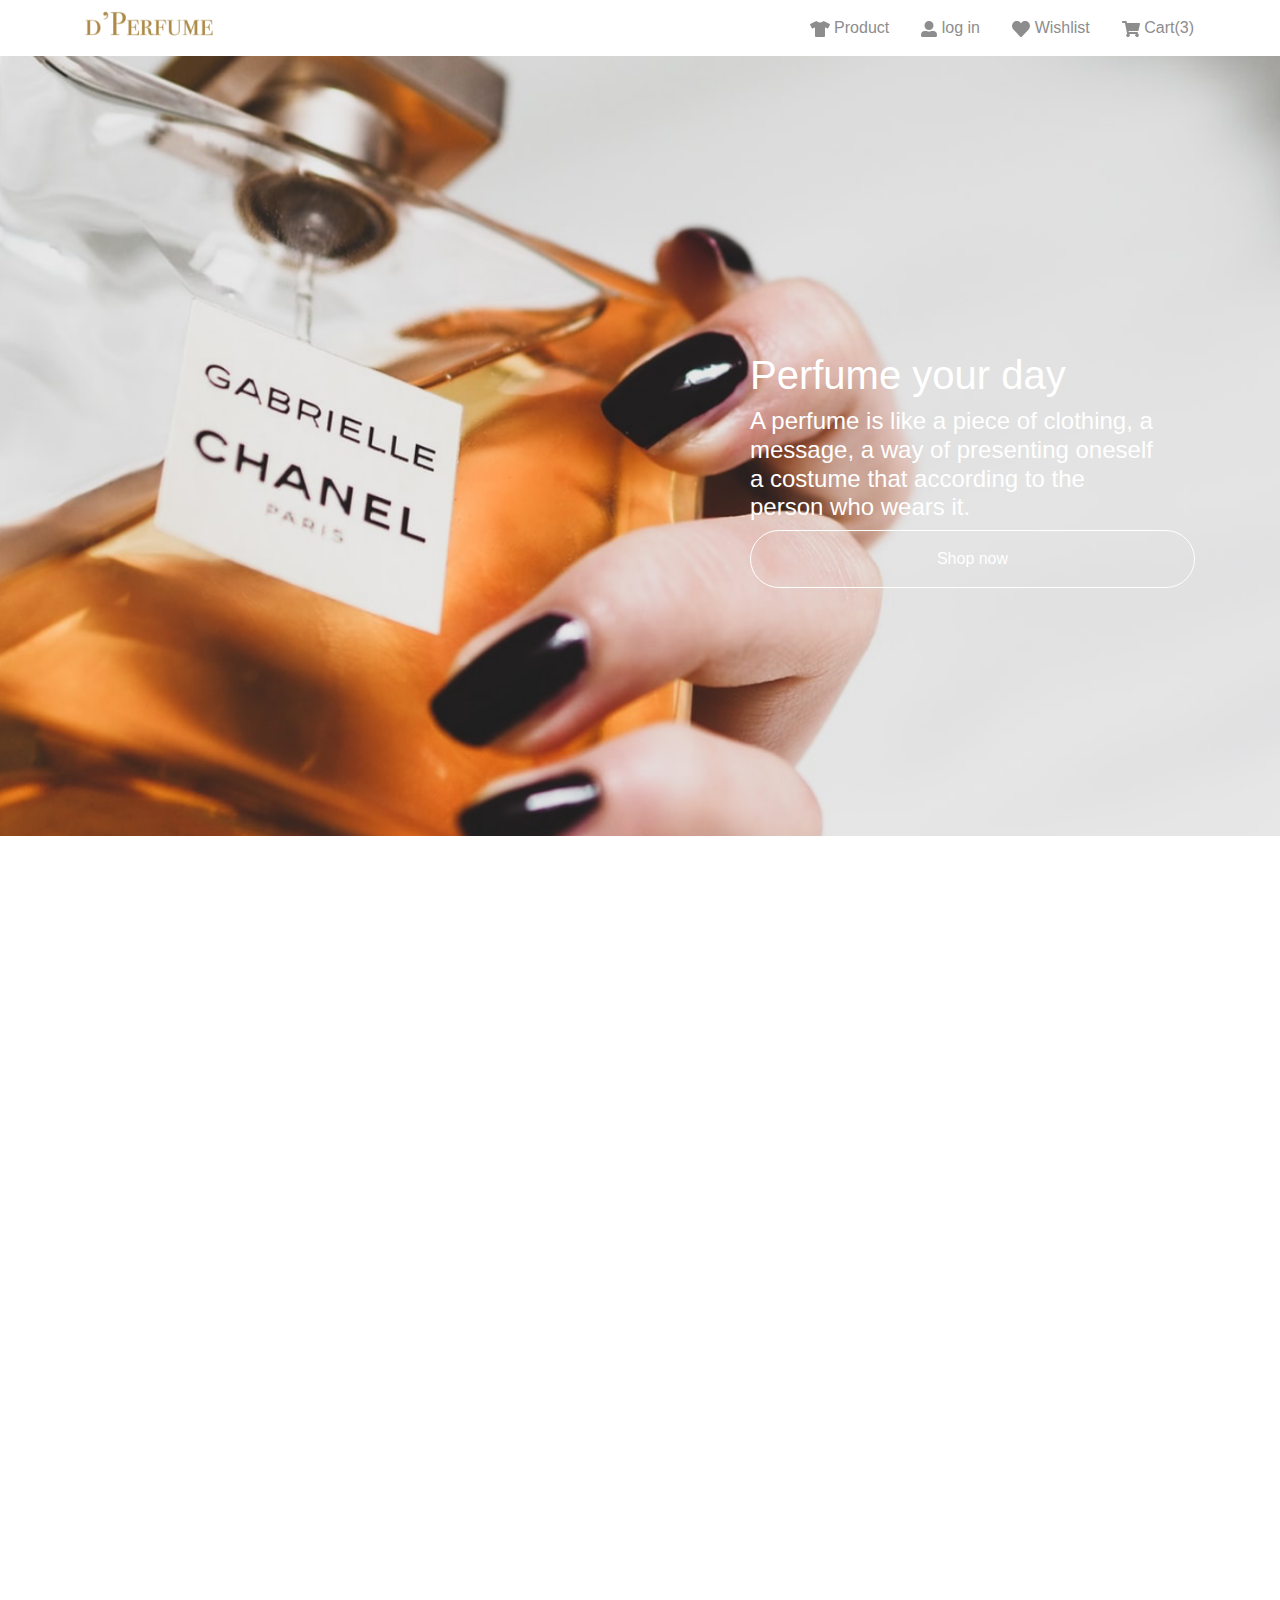
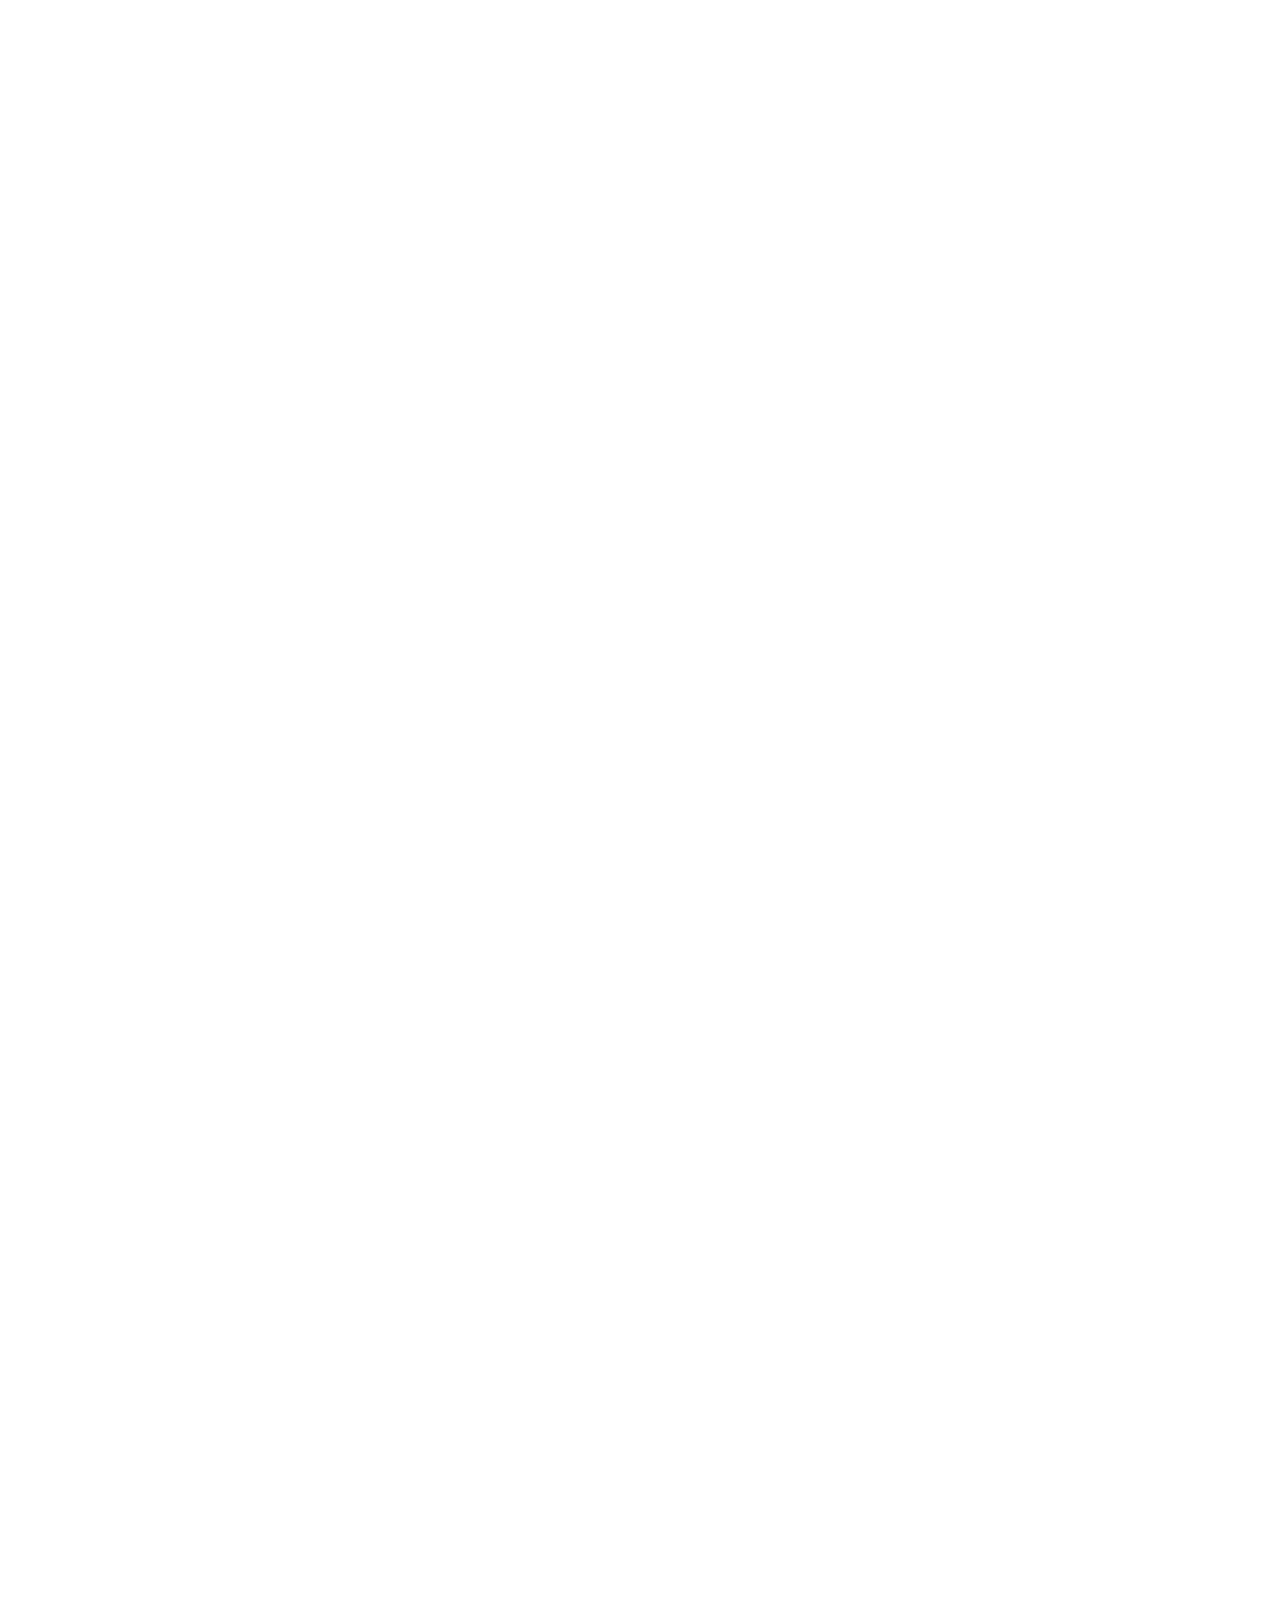
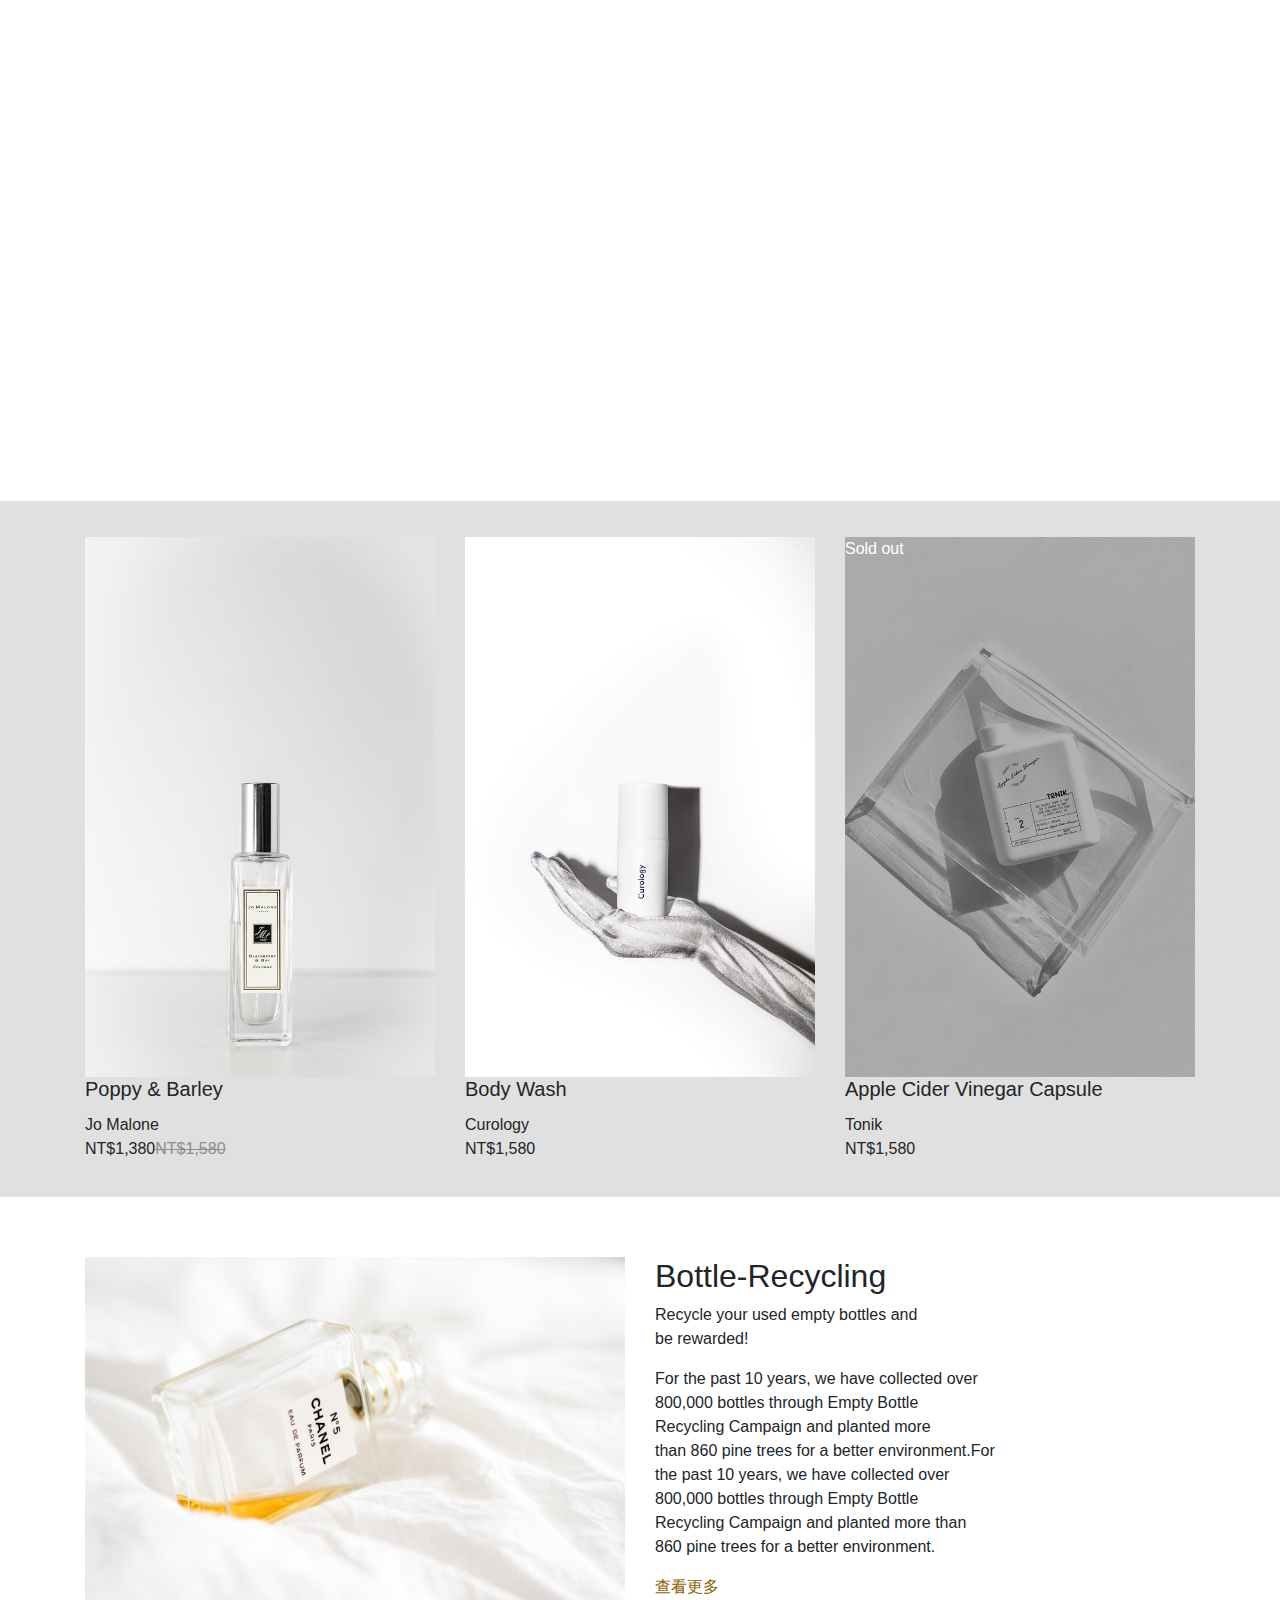
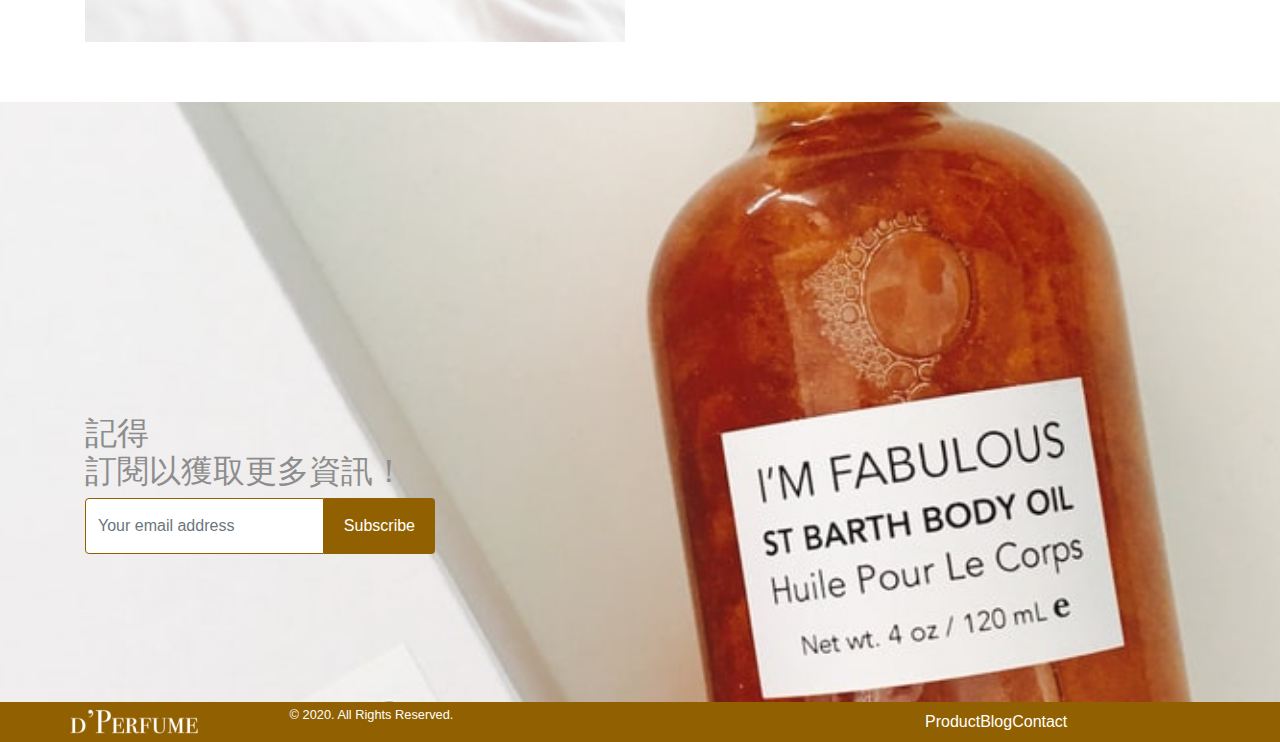
<file: index.html>
<!DOCTYPE html>
<html lang="en">
<head>
    <meta charset="UTF-8">
    <meta name="viewport" content="width=device-width, initial-scale=1.0">
    <title>d'Perfume by Harry Hsu</title>

    <meta name='description' content="d'Perfume"   />
    <meta property="og:title" content="d'Perfume" />
    <meta property="og:description" content="d'Perfume 最適合你的香水">
    <meta property="og:type" content="website" />
    <meta property="og:url" content="https://har0019.github.io/Perfume/" />
    <meta http-equiv="X-UA-Compatible" content="IE=Edge" />
    <link rel="stylesheet" href="scss/all.css">
    <script src="jquery.js"></script>
</head>
<body>
    <div class="header container">
        <div class="header-inner row d-flex justify-content-between  align-items-center">
            <h1 class="col-6 col-lg-2 col-md-4"><a href="index.html">d'Perfume</a></h1> 
            <ul class="nav list-unstyled d-md-flex d-none align-items-center ">
                <a href="product.html" class="p-3"><li class="text-dark"><img src="image/nav/tshirt.svg" alt=""> Product</li></a>
                <a href="login.html" class=" p-3"><li class="text-dark"><img src="image/nav/user-alt.svg" alt=""> log in</li></a>
                <a href="#" class=" p-3"><li class="text-dark"><img src="image/nav/heart.svg" alt=""> Wishlist</li></a>
                <a href="#" class=" p-3"><li class="text-dark"><img src="image/nav/shopping-cart.svg" alt=""> Cart(3)</li></a>
            </ul>   
            <div class="d-flex d-md-none justify-content-center align-items-center">
                <a class="position-relative text-dark mr-3" href="#">
                  <i class="fas fa-shopping-cart"><img src="image/nav/shopping-cart.svg" alt=""></i>
                </a>
                <button class="hamIcon btn text-dark" type="button" data-toggle="collapse" data-target="#collapseNav" aria-expanded="false" aria-controls="collapseNav"><i class="fas fa-bars"><img src="image/nav/bars.svg" alt=""></i></button>
            </div>       
        </div>  
        <div class="collapse navbar-collapse bg-dark px-0" id="collapseNav">
            <ul class="navbar-nav">
              <li class="text-center border-bottom border-white">
                <a class="nav-link text-white py-3" href="product.html">Product</a>
              </li>
              <li class="text-center border-bottom border-white">
                <a class="nav-link text-white py-3" href="#">Wishlist</a>
              </li>
              <li class="text-center border-bottom border-white">
                <a class="nav-link text-white py-3" href="#">Blog</a>
              </li>
              <li class="text-center border-bottom border-white">
                <a class="nav-link text-white py-3" href="#">Contact</a>
              </li>
              <li class="text-center">
                <a class="nav-link text-white py-3" href="login.html">Log in</a>
              </li>
            </ul>
        </div>
    </div>
    <!--layout-->
    <div class="banner container-fluid mb-lg-10 mb-8">
        <div class="container">
            <div class="banner-inner row justify-content-end  text-white position-relative ">
                <div class=" position-absolute col-lg-5 col-md-6 col-12">
                    <p class="h1 text-white">Perfume your day</p>
                    <p class="h4 font-weight-normal text-white">
                        A perfume is like a piece of clothing, a 
                        <br>message, a way of presenting oneself 
                        <br>a costume that according to the 
                        <br>person who wears it.
                    </p>
                    <a href="product.html" class="btn btn-outline-white rounded-pill py-3 text-white border-white col-12 h3">Shop now</a>
                </div>
            </div>
        </div>  
    </div>
    <div>
        <ul class="list-unstyled container mb-10">
            <li data-aos="fade-right">
                <div class="row no-gutters flex-row-reverse ">
                    <div class="col-lg-6 col-md-6 col-12">
                        <img class="img-fluid" src="image/Gabrielle CHANEL/photo-1563170351-be82bc888aa4.png" alt="">
                    </div>
                    <div class="col-lg-6 col-md-6 col-12 d-flex align-items-center justify-content-center" >
                        <div>
                            <h2>Gabrielle CHANEL</h2>
                            <p>全新嗅覺體驗，花香四溢、明亮馥郁。
                                <br>結合茉莉、依蘭依蘭、橙花和最迷人的
                                <br>格拉斯晚香玉之花香，呈現出夢幻花香
                                <br>氣息。 極具女性特質的香奈兒嘉柏麗香
                                <br>水，專為光芒四射的她而生。
                            </p>
                            <a href="#">查看更多</a>
                        </div>  
                    </div>
                </div>
            </li>
            <li data-aos="fade-right">
                <div class="row no-gutters">
                    <div class="col-lg-6 col-md-6 col-12">
                        <img  class="img-fluid" src="image/Five O’clock Au Gingembre/photo-1584435731369-1e74c4e9385e.png" alt="">
                    </div>
                    <div class="col-lg-6 col-md-6 col-12 d-flex align-items-center justify-content-center" >
                        <div>
                            <h2>Five O’clock Au Gingembre</h2>
                            <p>生薑與溫醇的肉桂香、紅糖的香甜摻和
                                <br>成一氣，溫暖微辛的氣息反倒形成一股
                                <br>輕煙氤氳開來，還帶點微微煙醺感漫溢
                                <br>在整個鼻息之間，細聞之下,又還有溫溫
                                <br>淡淡的木香，溫和而暖心。
                            </p>
                            <a href="#">查看更多</a>
                        </div> 
                    </div>
                </div>
            </li>
            <li data-aos="fade-right">
                <div class="row no-gutters flex-row-reverse ">
                    <div class="col-lg-6 col-md-6 col-12" >
                        <img  class="img-fluid" src="image/CHANEL N°5/photo-1585120040315-2241b774ad0f.png" alt="">
                    </div>
                    
                    <div class="col-lg-6 col-md-6 col-12 d-flex align-items-center justify-content-center" >
                        <div>
                            <h2>CHANEL N°5</h2>
                            <p>N°5，女性魅力的極致精髓。散發柔美
                                <br>澄透的乙醛花束香氣。經典傳奇香氛，
                                <br>蘊藏於極簡設計的獨特瓶身。
                            </p>
                            <a href="#">查看更多</a>
                        </div>
                    </div>
                </div>
            </li>
            <li data-aos="fade-right">
                <div class="row no-gutters">
                    <div class="col-lg-6 col-md-6 col-12" >
                        <img  class="img-fluid" src="image/4/photo-1542038382126-77ae2819338d.png" alt="">
                    </div>
                   
                    <div class="col-lg-6 col-md-6 col-12 d-flex align-items-center justify-content-center" >
                        <div>
                            <ul class="list-unstyled">
                                <li>
                                    <h2 class="">1. <br>Levels of Preventive <br>Maintenance Compliance</h2>
                                    <p>The core idea of preventative maintenance is 
                                        <br>the performance of proactive actions against 
                                        <br>unscheduled downtime in order to identify 
                                        <br>potential defects before they evolve 
                                        <br>into something more severe.
                                    </p>
                                </li>
                                <li>
                                    <h2>2. <br>Percentage of Planned <br>Maintenance</h2>
                                    <p>The planned maintenance percentage is the 
                                        <br>total planned maintenance time in your CMMS 
                                        <br>software over a date range over the total 
                                        <br>number of hours of a service performed by the 
                                        <br>technicians.
                                    </p>
                                </li>
                                <li>
                                    <h2>3. <br>Critical percentage of <br>planned maintenance</h2>
                                    <p>Calculating the critical percentage of planned 
                                        <br>maintenance will help you prioritize the most 
                                        <br>important operations that should 
                                        <br>be performed immediately.
                                    </p>
                                </li>
                            </ul>
                            <button class="btn btn-outline-dark rounded-pill py-3 col-12">Plan a free online training</button>
                        </div>
                    </div>
                </div>
            </li>
        </ul>               
    </div>
    <div class="container-fluid bg-light py-8 mb-lg-10 mb-8">
        <div class="container  ">
            <div class="row">
                <div class="card col-lg-4 col-md-4 col-12 border-0 bg-light">
                    <img class="img-fluid" src="image/Poppy & Barley/photo-1530630458144-014709e10016.png" alt="">
                    <div class="card-body p-0">
                        <h5 class="card-title">Poppy & Barley</h5>
                        <p class="card-text">Jo Malone<br>NT$1,380<del class="text-dark">NT$1,580</del></p>
        
                    </div>
                </div>
                <div class="card col-lg-4 col-md-4 col-12 border-0 bg-light">
                    <img class="img-fluid" src="image/Body Wash/photo-1556228720-da4e85f25e15.png" alt="">
                    <div class="card-body p-0">
                        <h5 class="card-title">Body Wash</h5>
                        <p class="card-text">Curology<br>NT$1,580</p>
        
                    </div>
                </div>
                <div class="card col-lg-4 col-md-4 col-12 position-relative border-0 bg-light">
                    <img class="img-fluid" src="image/Apple Cider Vinegar Capsule/photo-1559264730-1533a6ec0433.png" alt="">
                    <img class="img-fluid position-absolute" src="image/Apple Cider Vinegar Capsule/photo-1559264730-1533a6ec0433.svg" alt="">
                    <p class="position-absolute text-white soldout">Sold out</p>
                    <div class="card-body p-0">
                        <h5 class="card-title">Apple Cider Vinegar Capsule</h5>
                        <p class="card-text">Tonik<br>NT$1,580</p>
        
                    </div>
                </div>
            </div> 
        </div>
    </div>
   
    <div class="container mb-lg-10 mb-8">
        <div class="row ">
            <div class=" col-lg-6 col-md-6 col-12">
                <img class="img-fluid" src="image/Bottle-Recycling/photo-1594913615593-e4b8c44625be.png" alt="">
            </div>
            <div class=" col-lg-6 col-md-6 col-12">
                <h2>Bottle-Recycling</h2>
                <p>Recycle your used empty bottles and 
                    <br>be rewarded!
                </p>
                <p>For the past 10 years, we have collected over 
                    <br>800,000 bottles through Empty Bottle 
                    <br>Recycling Campaign and planted more 
                    <br>than 860 pine trees for a better environment.For 
                    <br>the past 10 years, we have collected over 
                    <br>800,000 bottles through Empty Bottle 
                    <br>Recycling Campaign and planted more than 
                    <br>860 pine trees for a better environment.
                </p>
                <a href="#">查看更多</a>
            </div>
        </div>
    </div>
    <!--layout-->
    <div class="subscribe container-fluid "> 
        <div class="container">
            <div class="subscribe-inner row position-relative">
                <div class="col-lg-4 col-md-8 col-12 position-absolute">
                    <p  class="text-dark h2">記得<br>訂閱以獲取更多資訊！</p>
                    <form class="input-group">
                        <input type="email" class="form-control h-auto border-primary rounded-left" id="email" placeholder="Your email address" aria-label="Recipient's username" aria-describedby="button-addon2">
                        <button class=" btn-primary rounded-right py-3 px-4 border-0" type="submit" id="email">Subscribe</button>
                    </form>
                </div>  
            </div>
        </div> 
    </div>
    <div class="footer container-fluid bg-primary">
        <div class="container">
            <div class="footer-inne row  d-flex justify-content-between  align-items-center ">
                <a href="index.html"><img src="image/footer-logo/d’Perfumew.png" alt=""></a>
                <p class="text-white "><small>© 2020. All Rights Reserved.</small></p>
                <ul class="nav list-unstyled d-md-flex d-none align-items-center col-lg-3 col-md-3 offset-lg-4">
                    <a href="product.html" class="text-white"><li>Product</li></a>
                    <a href="#" class="text-white"><li>Blog</li></a>
                    <a href="#" class="text-white"><li>Contact</li></a>
                </ul>
            </div>
        </div>
    </div>
    <script src="https://code.jquery.com/jquery-3.3.1.slim.min.js" integrity="sha384-q8i/X+965DzO0rT7abK41JStQIAqVgRVzpbzo5smXKp4YfRvH+8abtTE1Pi6jizo" crossorigin="anonymous"></script>
    <script src="https://cdnjs.cloudflare.com/ajax/libs/popper.js/1.14.6/umd/popper.min.js" integrity="sha384-wHAiFfRlMFy6i5SRaxvfOCifBUQy1xHdJ/yoi7FRNXMRBu5WHdZYu1hA6ZOblgut" crossorigin="anonymous"></script>
    <script src="https://stackpath.bootstrapcdn.com/bootstrap/4.2.1/js/bootstrap.min.js" integrity="sha384-B0UglyR+jN6CkvvICOB2joaf5I4l3gm9GU6Hc1og6Ls7i6U/mkkaduKaBhlAXv9k" crossorigin="anonymous"></script>
    <link rel="stylesheet" href="https://unpkg.com/aos@next/dist/aos.css" />
    <script src="https://unpkg.com/aos@next/dist/aos.js"></script>
    <script>
     AOS.init({
     // Global settings:
     disable: false, // accepts following values: 'phone', 'tablet', 'mobile', boolean, expression or function
     startEvent: 'DOMContentLoaded', // name of the event dispatched on the document, that AOS should initialize on
     initClassName: 'aos-init', // class applied after initialization
     animatedClassName: 'aos-animate', // class applied on animation
     useClassNames: false, // if true, will add content of `data-aos` as classes on scroll
     disableMutationObserver: false, // disables automatic mutations' detections (advanced)
     debounceDelay: 50, // the delay on debounce used while resizing window (advanced)
     throttleDelay: 99, // the delay on throttle used while scrolling the page (advanced)

     // Settings that can be overridden on per-element basis, by `data-aos-*` attributes:
     offset: 120, // offset (in px) from the original trigger point
     delay: 0, // values from 0 to 3000, with step 50ms
     duration: 800, // values from 0 to 3000, with step 50ms
     easing: 'ease', // default easing for AOS animations
     once: true, // whether animation should happen only once - while scrolling down
     mirror: false, // whether elements should animate out while scrolling past them
     anchorPlacement: 'top-bottom', // defines which position of the element regarding to window should trigger the animation
     });
    </script>
</body>
</html>
</file>
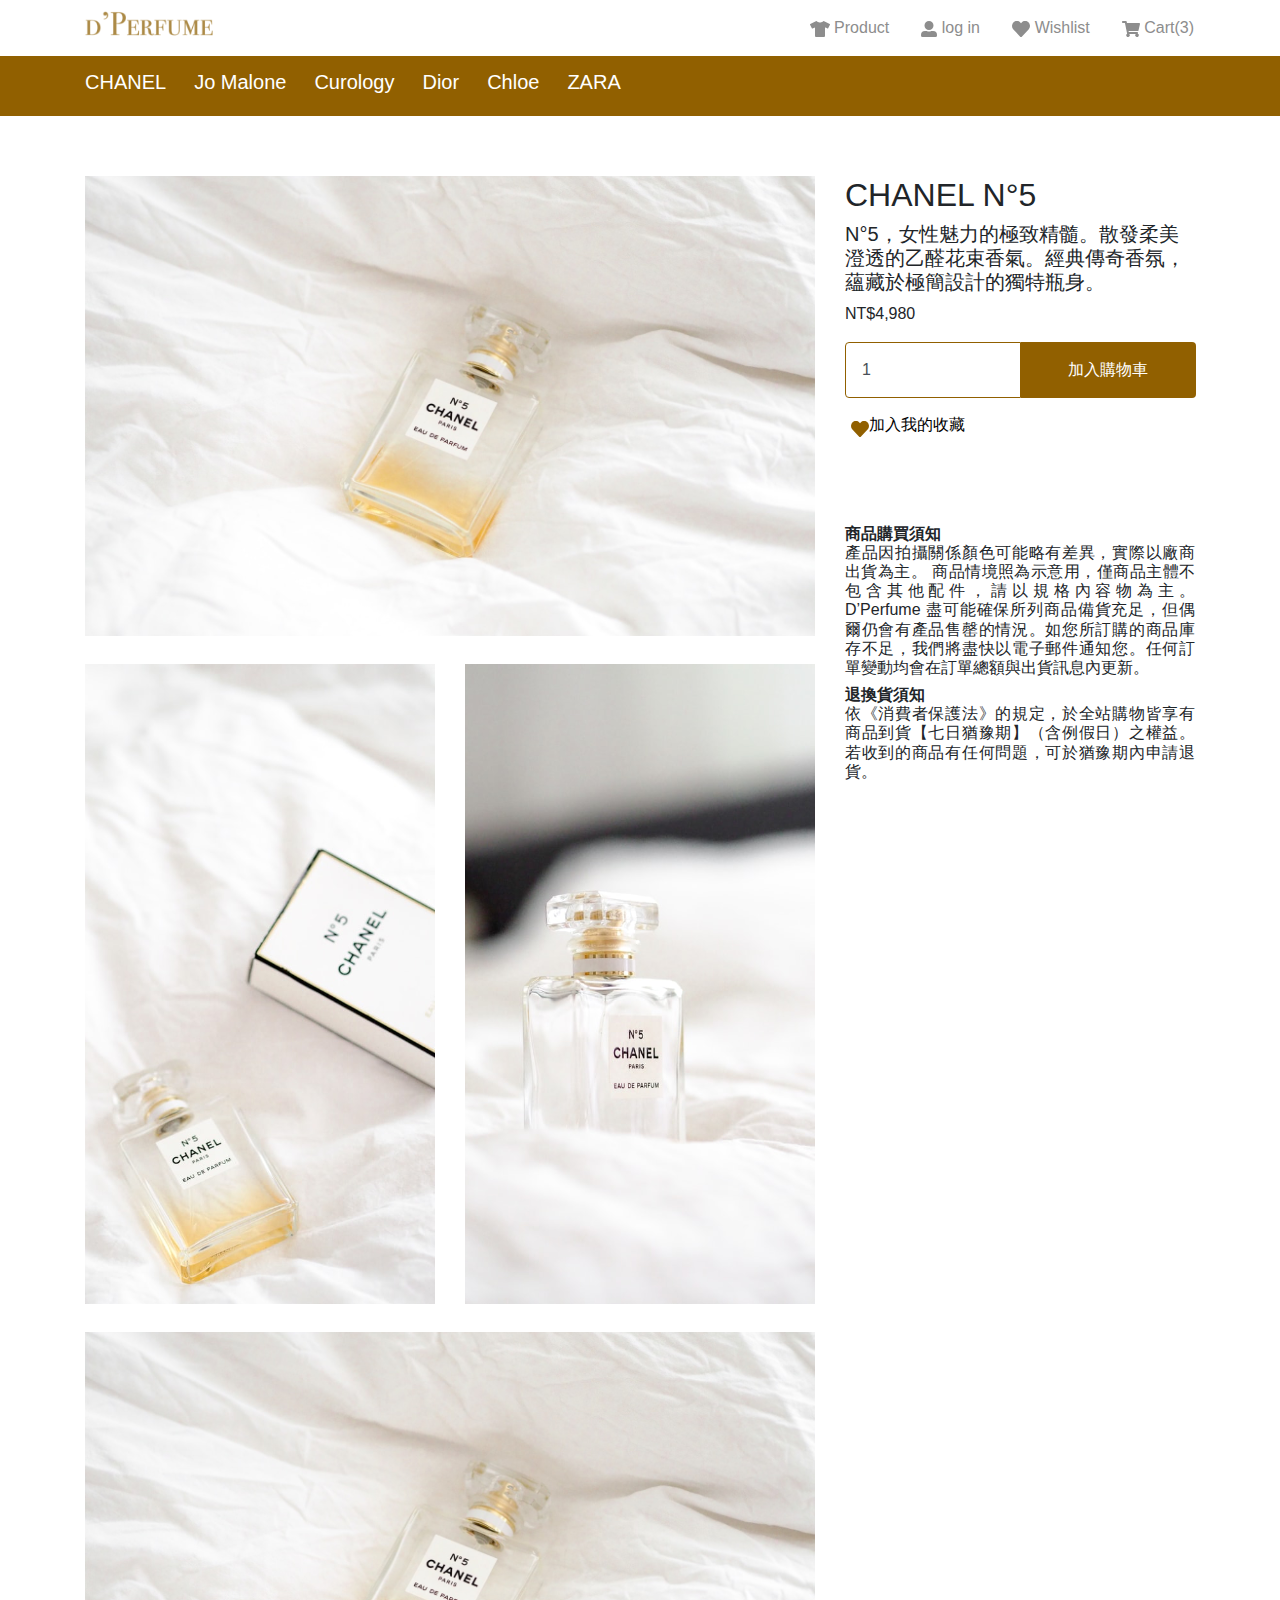
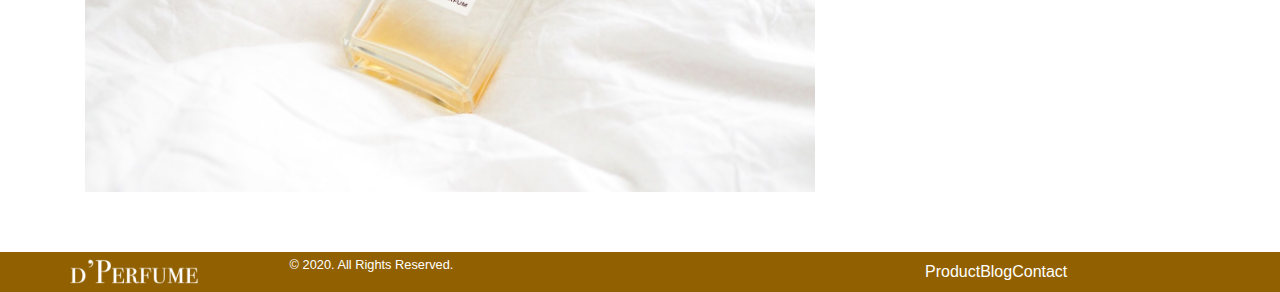
<file: CHANEL N°5.html>
<!DOCTYPE html>
<html lang="en">
<head>
    <meta charset="UTF-8">
    <meta name="viewport" content="width=device-width, initial-scale=1.0">
    <title>CHANEL N°5 | d'Perfume by Harry Hsu</title>
    
    <meta name='description' content="d'Perfume"   />
    <meta property="og:title" content="d'Perfume" />
    <meta property="og:description" content="d'Perfume 最適合你的香水">
    <meta property="og:type" content="website" />
    <meta property="og:url" content="" />
    <meta http-equiv="X-UA-Compatible" content="IE=Edge" />
    <link rel="stylesheet" href="scss/all.css">
    <script src="jquery.js"></script>
</head>
<body>
    <div class="header container">
        <div class="header-inner row d-flex justify-content-between  align-items-center">
            <h1 class="col-6 col-lg-2 col-md-4"><a href="index.html">d'Perfume</a></h1> 
            <ul class="nav list-unstyled d-md-flex d-none align-items-center ">
                <a href="product.html" class="p-3"><li class="text-dark"><img src="image/nav/tshirt.svg" alt=""> Product</li></a>
                <a href="login.html" class=" p-3"><li class="text-dark"><img src="image/nav/user-alt.svg" alt=""> log in</li></a>
                <a href="#" class=" p-3"><li class="text-dark"><img src="image/nav/heart.svg" alt=""> Wishlist</li></a>
                <a href="#" class=" p-3"><li class="text-dark"><img src="image/nav/shopping-cart.svg" alt=""> Cart(3)</li></a>
            </ul>   
            <ul class="nav list-unstyled d-md-none d-flex align-items-center ">
                <a href="#" class=" p-3"><li class="text-dark"><img src="image/nav/shopping-cart.svg" alt=""></li></a>
                <a href="#" class=" p-3"><li class="text-dark"><img src="image/nav/bars.svg" alt=""></li></a>
            </ul>           
        </div>  
    </div>
    <div class="product-nav container-fluid bg-primary d-none d-md-block">
        <div class="container mb-lg-10 mb-md-8">
            <div class="row">
                <ul class="col list-unstyled d-flex mb-0">
                    <a href="#" class="text-white h5 mr-6"><li class="d-block">CHANEL</li></a>
                    <a href="#" class="text-white h5 mr-6"><li class="d-block">Jo Malone</li></a>
                    <a href="#" class="text-white h5 mr-6"><li class="d-block">Curology</li></a>
                    <a href="#" class="text-white h5 mr-6"><li class="d-block">Dior</li></a>
                    <a href="#" class="text-white h5 mr-6"><li class="d-block">Chloe</li></a>
                    <a href="#" class="text-white h5"><li class="d-block ">ZARA</li></a>
                </ul>
            </div>
        </div>
    </div>
    <!--layout-->
    <div class="container mb-10">
        <div class="row">
            <div class="col-lg-8 col-md-8 col-12 order-md-1 order-2">
                <img class="img-fluid d-block mb-6 d-none" src="image/CHANEL N°5/1/photo-1594913785201-eb82e5c0bce4.png" alt="">
                <div class="d-md-flex">
                    <img  class="col-lg-6 col-md-6 col-12 img-fluid d-block pl-md-0 mb-6" src="image/CHANEL N°5/2/photo-1594913785162-e678a0c23ee9.png" alt="">
                    <img  class="col-lg-6 col-md-6 col-12 img-fluid d-block pr-md-0 mb-6" src="image/CHANEL N°5/3/photo-1594913365927-d35af29a0684.png" alt="">
                </div> 
                <img class="img-fluid d-block" src="image/CHANEL N°5/1/photo-1594913785201-eb82e5c0bce4.png" alt="">
            </div>
            <div class="sidebar-right col-lg-4 col-md-4 col-12 order-md-2 order-1">
                <img class="img-fluid d-block d-md-none" src="image/CHANEL N°5/1/photo-1594913785201-eb82e5c0bce4.png" alt="">
                <h2>CHANEL N°5</h2>
                <p class="h5 font-weight-light">
                    N°5，女性魅力的極致精髓。散發柔美
                    <br>澄透的乙醛花束香氣。經典傳奇香氛，
                    <br>蘊藏於極簡設計的獨特瓶身。
                </p>
                <p>NT$4,980</p>
                <form class="input-group mb-3">
                    <input type="text" class="form-control w-50 h-auto pl-3 rounded-left border-primary" id="#" value="1">
                    <div class="input-group-prepend w-50">
                        <button class="btn btn-primary w-100 py-3 rounded-right border-0" type="button" data-toggle="modal" data-target="#addtocart">加入購物車</button>
                    </div>
                </form>
                <button class="d-flex align-items-center mb-11 border-0 bg-transparent" data-toggle="modal" data-target="#collect">
                    <img src="image/card/icon/heart.svg" alt="">
                    <p class="h6">加入我的收藏</p>
                </button>
                <p class="h6 text-justify d-block mb-2">
                    <strong>商品購買須知</strong>
                    <span class="font-weight-light">
                        <br>產品因拍攝關係顏色可能略有差異，實際以廠商出貨為主。 商品情境照為示意用，僅商品主體不包含其他配件，請以規格內容物為主。 D’Perfume 盡可能確保所列商品備貨充足，但偶爾仍會有產品售罄的情況。如您所訂購的商品庫存不足，我們將盡快以電子郵件通知您。任何訂單變動均會在訂單總額與出貨訊息內更新。
                    </span>
                </p>
                <p class="h6 text-justify d-block">
                    <strong>退換貨須知</strong>
                    <span class="font-weight-light">
                        <br>依《消費者保護法》的規定，於全站購物皆享有商品到貨【七日猶豫期】（含例假日）之權益。若收到的商品有任何問題，可於猶豫期內申請退貨。
                    </span>
                </p>
            </div>
        </div>
    </div>
    <div class="modal fade" id="collect" tabindex="-1" role="dialog" aria-labelledby="exampleModalCenterTitle" aria-hidden="true">
        <div class="modal-dialog modal-dialog-centered" role="document">
            <div class="modal-content">
                <div class="modal-body text-center text-primary font-weight-bold ">
                    <p class="h5">已加入我的收藏</p>
                </div>
            </div>
        </div>
    </div>
    <div class="modal fade" id="addtocart" tabindex="-1" role="dialog" aria-labelledby="exampleModalCenterTitle" aria-hidden="true">
        <div class="modal-dialog modal-dialog-centered" role="document">
            <div class="modal-content">
                <div class="modal-body text-center text-primary font-weight-bold ">
                    <p class="h5">已加入購物車</p> 
                </div>
            </div>
        </div>
    </div>
    <!--layout-->
    <div class="footer container-fluid bg-primary">
        <div class="container">
            <div class="footer-inne row  d-flex justify-content-between  align-items-center ">
                <a href="index.html"><img src="image/footer-logo/d’Perfumew.png" alt=""></a>
                <p class="text-white "><small>© 2020. All Rights Reserved.</small></p>
                <ul class="nav list-unstyled d-md-flex d-none align-items-center col-lg-3 col-md-3 offset-lg-4">
                    <a href="product.html" class="text-white"><li>Product</li></a>
                    <a href="#" class="text-white"><li>Blog</li></a>
                    <a href="#" class="text-white"><li>Contact</li></a>
                </ul>
            </div>
        </div>
    </div>
    <script src="https://code.jquery.com/jquery-3.3.1.slim.min.js" integrity="sha384-q8i/X+965DzO0rT7abK41JStQIAqVgRVzpbzo5smXKp4YfRvH+8abtTE1Pi6jizo" crossorigin="anonymous"></script>
    <script src="https://cdnjs.cloudflare.com/ajax/libs/popper.js/1.14.6/umd/popper.min.js" integrity="sha384-wHAiFfRlMFy6i5SRaxvfOCifBUQy1xHdJ/yoi7FRNXMRBu5WHdZYu1hA6ZOblgut" crossorigin="anonymous"></script>
    <script src="https://stackpath.bootstrapcdn.com/bootstrap/4.2.1/js/bootstrap.min.js" integrity="sha384-B0UglyR+jN6CkvvICOB2joaf5I4l3gm9GU6Hc1og6Ls7i6U/mkkaduKaBhlAXv9k" crossorigin="anonymous"></script>
</body>
</html>
</file>
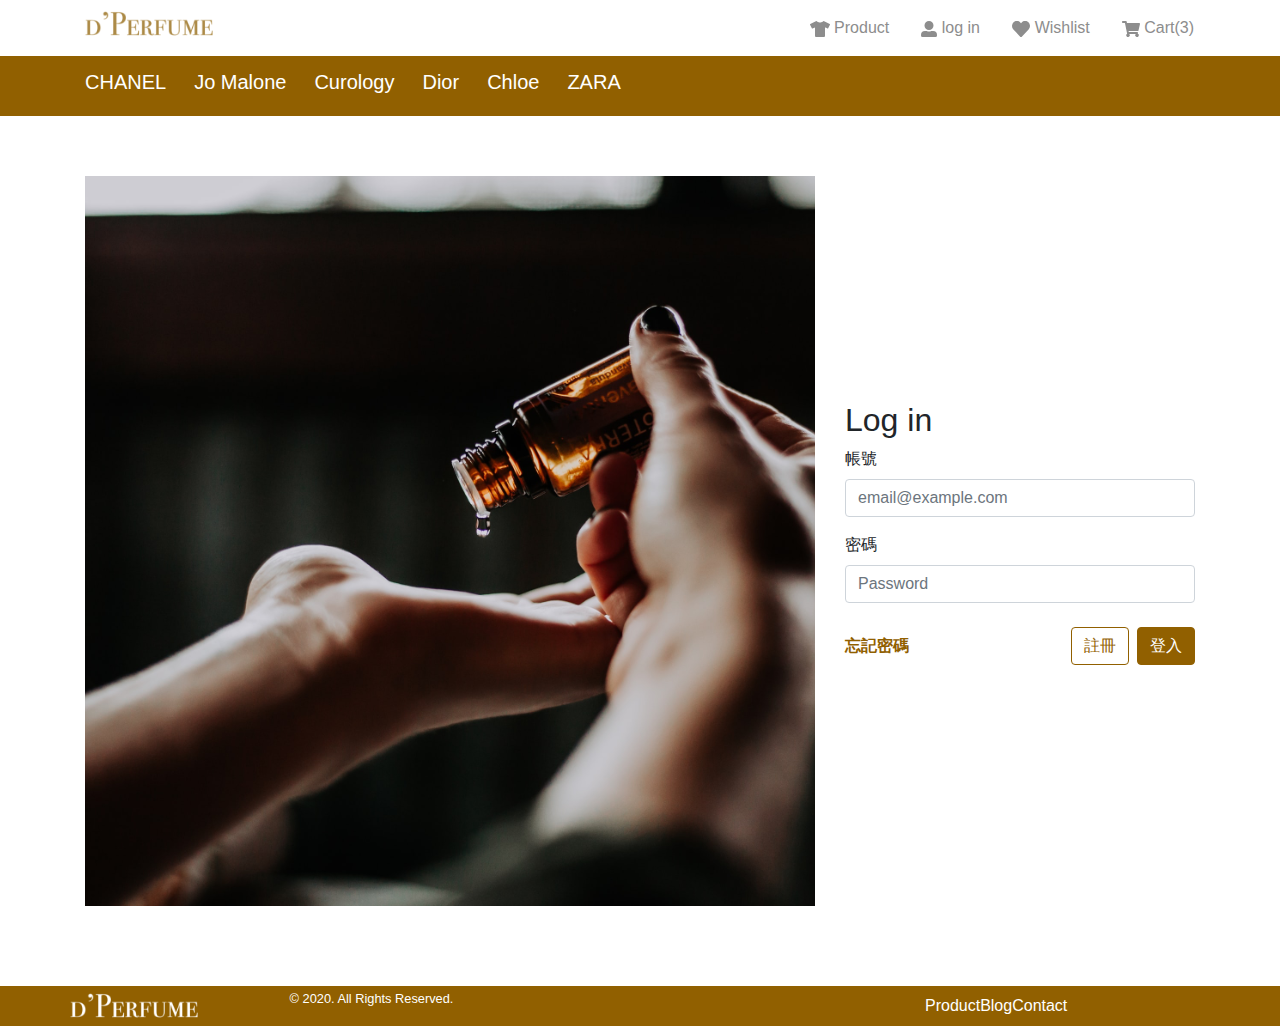
<file: login.html>
<!DOCTYPE html>
<html lang="en">
<head>
    <meta charset="UTF-8">
    <meta name="viewport" content="width=device-width, initial-scale=1.0">
    <title>Log in | d'Perfume by Harry Hsu</title>
    
    <meta name='description' content="d'Perfume"   />
    <meta property="og:title" content="d'Perfume" />
    <meta property="og:description" content="d'Perfume 最適合你的香水">
    <meta property="og:type" content="website" />
    <meta property="og:url" content="https://har0019.github.io/Perfume/" />
    <meta http-equiv="X-UA-Compatible" content="IE=Edge" />
    <link rel="stylesheet" href="scss/all.css">
    <script src="jquery.js"></script>
</head>
<body>
    <div class="header container">
        <div class="header-inner row d-flex justify-content-between  align-items-center">
            <h1 class="col-6 col-lg-2 col-md-4"><a href="index.html">d'Perfume</a></h1> 
            <ul class="nav list-unstyled d-md-flex d-none align-items-center ">
                <a href="product.html" class="p-3"><li class="text-dark"><img src="image/nav/tshirt.svg" alt=""> Product</li></a>
                <a href="login.html" class=" p-3"><li class="text-dark"><img src="image/nav/user-alt.svg" alt=""> log in</li></a>
                <a href="#" class=" p-3"><li class="text-dark"><img src="image/nav/heart.svg" alt=""> Wishlist</li></a>
                <a href="#" class=" p-3"><li class="text-dark"><img src="image/nav/shopping-cart.svg" alt=""> Cart(3)</li></a>
            </ul>   
            <ul class="nav list-unstyled d-md-none d-flex align-items-center ">
                <a href="#" class=" p-3"><li class="text-dark"><img src="image/nav/shopping-cart.svg" alt=""></li></a>
                <a href="#" class=" p-3"><li class="text-dark"><img src="image/nav/bars.svg" alt=""></li></a>
            </ul>           
        </div>  
    </div>
    <div class="product-nav container-fluid bg-primary d-none d-md-block">
        <div class="container mb-lg-10 mb-md-8">
            <div class="row">
                <ul class="col list-unstyled d-flex mb-0">
                    <a href="#" class="text-white h5 mr-6"><li class="d-block">CHANEL</li></a>
                    <a href="#" class="text-white h5 mr-6"><li class="d-block">Jo Malone</li></a>
                    <a href="#" class="text-white h5 mr-6"><li class="d-block">Curology</li></a>
                    <a href="#" class="text-white h5 mr-6"><li class="d-block">Dior</li></a>
                    <a href="#" class="text-white h5 mr-6"><li class="d-block">Chloe</li></a>
                    <a href="#" class="text-white h5"><li class="d-block ">ZARA</li></a>
                </ul>
            </div>
        </div>
    </div>
    <!--layout-->
    <div class="container">
        <div class="row mb-md-11 mb-8 align-items-center">
            <div class="col-lg-8 col-12 mb-8 mb-md-0">
                <img class="img-fluid" src="image/login/photo-1515377905703-c4788e51af15.png" alt="">
            </div>
            <div class="col-lg-4 col-12">
                <h2>Log in</h2>
                <form>
                    <div class="form-group">
                        <label for="email">帳號</label>
                        <input type="email" class="form-control" id="email" aria-describedby="emailHelp" placeholder="email@example.com">
                    </div>
                    <div class="form-group mb-5">
                        <label for="password">密碼</label>
                        <input type="password" class="form-control" id="password" placeholder="Password">
                    </div>
                    <div class="form-group d-flex align-items-center justify-content-between">
                        <a href="#" class="font-weight-bold">忘記密碼</a>
                        <div>
                            <a href="#" class="btn btn-outline-primary mr-1" role="button">註冊</a>
                            <a href="mypage.html" class="btn btn-primary" role="button">登入</a>
                        </div>
                    </div>
                </form>
            </div>
        </div>
    </div>
    <!--layout-->
    <div class="footer container-fluid bg-primary">
        <div class="container">
            <div class="footer-inne row  d-flex justify-content-between  align-items-center ">
                <a href="index.html"><img src="image/footer-logo/d’Perfumew.png" alt=""></a>
                <p class="text-white "><small>© 2020. All Rights Reserved.</small></p>
                <ul class="nav list-unstyled d-md-flex d-none align-items-center col-lg-3 col-md-3 offset-lg-4">
                    <a href="product.html" class="text-white"><li>Product</li></a>
                    <a href="#" class="text-white"><li>Blog</li></a>
                    <a href="#" class="text-white"><li>Contact</li></a>
                </ul>
            </div>
        </div>
    </div>
    <script src="https://code.jquery.com/jquery-3.3.1.slim.min.js" integrity="sha384-q8i/X+965DzO0rT7abK41JStQIAqVgRVzpbzo5smXKp4YfRvH+8abtTE1Pi6jizo" crossorigin="anonymous"></script>
    <script src="https://cdnjs.cloudflare.com/ajax/libs/popper.js/1.14.6/umd/popper.min.js" integrity="sha384-wHAiFfRlMFy6i5SRaxvfOCifBUQy1xHdJ/yoi7FRNXMRBu5WHdZYu1hA6ZOblgut" crossorigin="anonymous"></script>
    <script src="https://stackpath.bootstrapcdn.com/bootstrap/4.2.1/js/bootstrap.min.js" integrity="sha384-B0UglyR+jN6CkvvICOB2joaf5I4l3gm9GU6Hc1og6Ls7i6U/mkkaduKaBhlAXv9k" crossorigin="anonymous"></script>
</body>
</html>
</file>
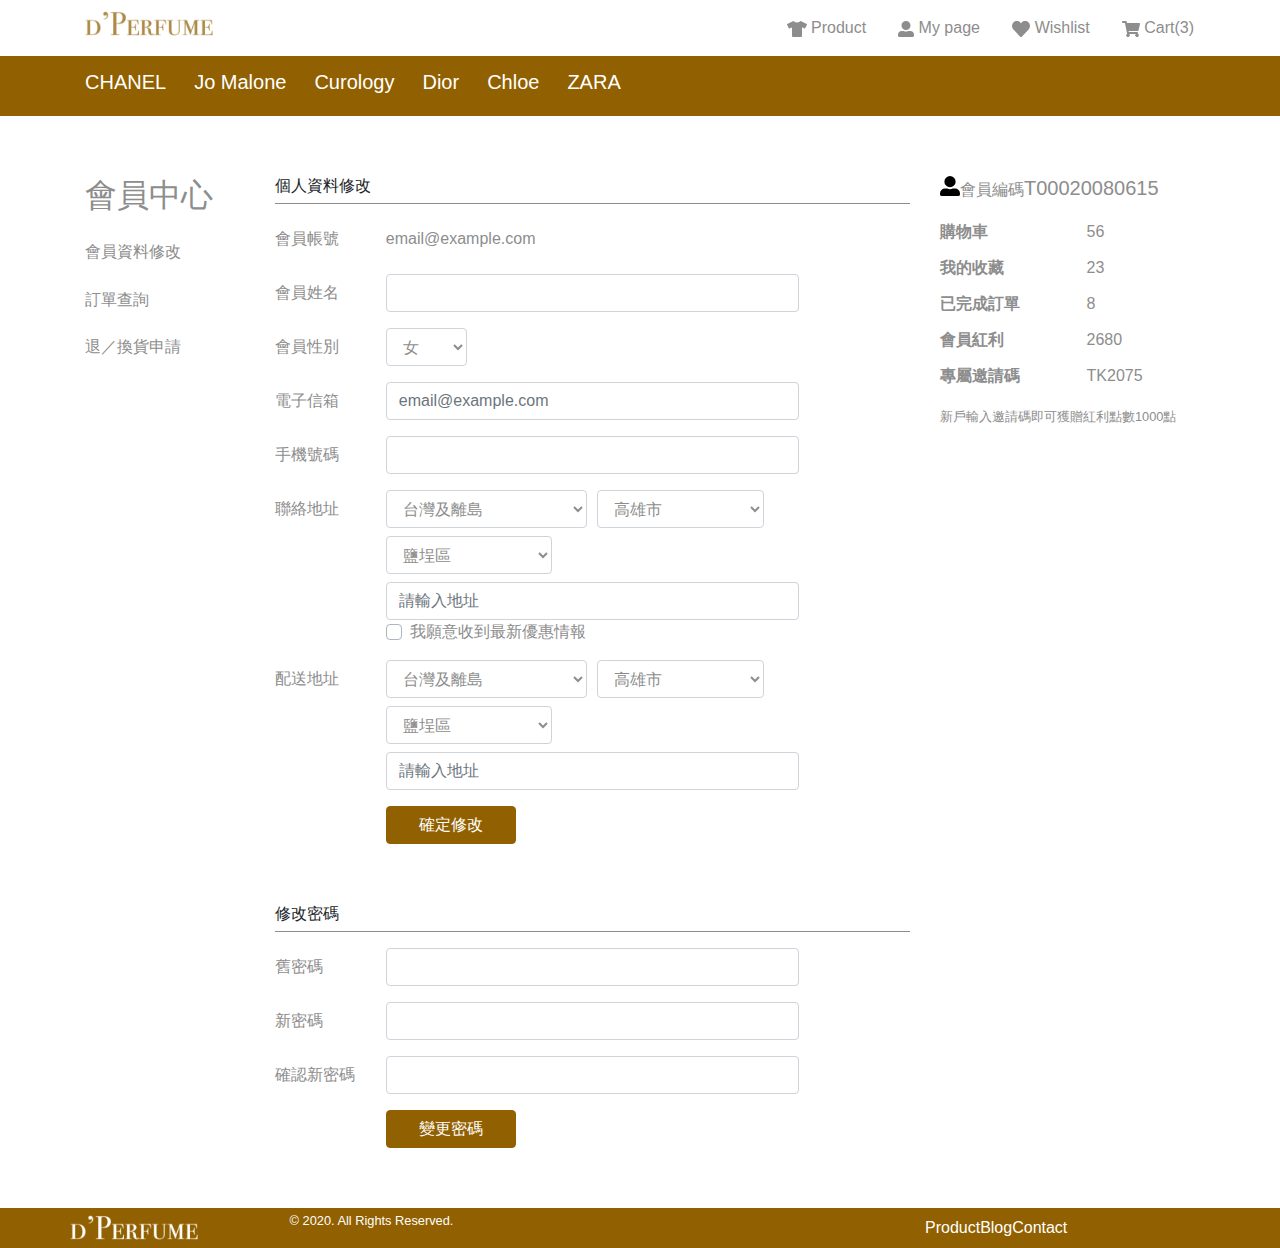
<file: mypage.html>
<!DOCTYPE html>
<html lang="en">
<head>
    <meta charset="UTF-8">
    <meta name="viewport" content="width=device-width, initial-scale=1.0">
    <title>My page | d'Perfume by Harry Hsu</title>
    
    <meta name='description' content="d'Perfume"   />
    <meta property="og:title" content="d'Perfume" />
    <meta property="og:description" content="d'Perfume 最適合你的香水">
    <meta property="og:type" content="website" />
    <meta property="og:url" content="https://har0019.github.io/Perfume/" />
    <meta http-equiv="X-UA-Compatible" content="IE=Edge" />
    <link rel="stylesheet" href="scss/all.css">
    <script src="jquery.js"></script>
</head>
<body>
    <div class="header container">
        <div class="header-inner row d-flex justify-content-between  align-items-center">
            <h1 class="col-6 col-lg-2 col-md-4"><a href="index.html">d'Perfume</a></h1> 
            <ul class="nav list-unstyled d-md-flex d-none align-items-center ">
                <a href="product.html" class="p-3"><li class="text-dark"><img src="image/nav/tshirt.svg" alt=""> Product</li></a>
                <a href="mypage.html" class=" p-3"><li class="text-dark"><img src="image/nav/user-alt.svg" alt=""> My page</li></a>
                <a href="#" class=" p-3"><li class="text-dark"><img src="image/nav/heart.svg" alt=""> Wishlist</li></a>
                <a href="#" class=" p-3"><li class="text-dark"><img src="image/nav/shopping-cart.svg" alt=""> Cart(3)</li></a>
            </ul>   
            <div class="d-flex d-md-none justify-content-center align-items-center">
                <a class="position-relative text-dark mr-3" href="#">
                  <i class="fas fa-shopping-cart"><img src="image/nav/shopping-cart.svg" alt=""></i>
                </a>
                <button class="hamIcon btn text-dark" type="button" data-toggle="collapse" data-target="#collapseNav" aria-expanded="false" aria-controls="collapseNav"><i class="fas fa-bars"><img src="image/nav/bars.svg" alt=""></i></button>
            </div>             
        </div>  
        <div class="collapse navbar-collapse bg-dark px-0" id="collapseNav">
            <ul class="navbar-nav">
              <li class="text-center border-bottom border-white">
                <a class="nav-link text-white py-3" href="product.html">Product</a>
              </li>
              <li class="text-center border-bottom border-white">
                <a class="nav-link text-white py-3" href="#">Wishlist</a>
              </li>
              <li class="text-center border-bottom border-white">
                <a class="nav-link text-white py-3" href="#">Blog</a>
              </li>
              <li class="text-center border-bottom border-white">
                <a class="nav-link text-white py-3" href="#">Contact</a>
              </li>
              <li class="text-center">
                <a class="nav-link text-white py-3" href="mypage.html">My page</a>
              </li>
            </ul>
        </div>
    </div>
    <div class="product-nav container-fluid bg-primary d-none d-md-block">
        <div class="container mb-lg-10 mb-md-8">
            <div class="row">
                <ul class="col list-unstyled d-flex mb-0">
                    <a href="#" class="text-white h5 mr-6"><li class="d-block">CHANEL</li></a>
                    <a href="#" class="text-white h5 mr-6"><li class="d-block">Jo Malone</li></a>
                    <a href="#" class="text-white h5 mr-6"><li class="d-block">Curology</li></a>
                    <a href="#" class="text-white h5 mr-6"><li class="d-block">Dior</li></a>
                    <a href="#" class="text-white h5 mr-6"><li class="d-block">Chloe</li></a>
                    <a href="#" class="text-white h5"><li class="d-block ">ZARA</li></a>
                </ul>
            </div>
        </div>
    </div>
    <!--layout-->
    <div class=" container">
        <div class="row">
            <div class="col-lg-2 col-md-6 col-12 order-1">
                <h2 class="text-dark font-weight-normal mb-6 d-none d-md-block">會員中心</h2>
                <ul  class="list-unstyled text-dark d-flex d-md-block">
                    <a href="#"><li class="h6 text-dark font-weight-normal mb-6 pr-3 pr-md-0">會員資料修改</li></a>
                    <a href="#"><li class="h6 text-dark font-weight-normal mb-6 pr-3 pr-md-0">訂單查詢</li></a>
                    <a href="#"><li class="h6 text-dark font-weight-normal mb-6 pr-3 pr-md-0">退／換貨申請</li></a>
                </ul>
            </div>
            <div class="editprofile col-lg-7 col-md-12 col-12 order-lg-2 order-md-3 order-3">
                <h2 class="h6">個人資料修改</h2>
                <form class="text-dark mb-10">
                    <div class="form-group row align-items-center">
                        <label class="col-lg-2 col-md-2 col-3 col-form-label pr-0">會員帳號</label>
                        <div class="col-lg-8 col-md-8 col-9">
                            email@example.com
                        </div>
                    </div>
                    <div class="form-group row">
                        <label for="username" class="col-lg-2 col-md-2 col-3 col-form-label pr-0">會員姓名</label>
                        <div class="col-lg-8 col-md-8 col-9">
                            <input type="text" class="form-control text-dark" id="username">
                        </div>
                    </div>
                    <div class="form-group row">
                        <label for="gender" class="col-lg-2 col-md-2 col-3 col-form-label pr-0">會員性別</label>
                        <div class="col-lg-2 col-md-2 col-3">
                            <select id="gender" class="form-control text-dark">
                                <option selected>女</option>
                                <option>男</option>
                            </select>
                        </div>
                    </div>
                    <div class="form-group row">
                        <label for="email" class="col-lg-2 col-md-2 col-3 col-form-label pr-0">電子信箱</label>
                        <div class="col-lg-8 col-md-8 col-9">
                            <input type="email" class="form-control text-dark" id="email" placeholder="email@example.com">
                        </div>
                    </div>
                    <div class="form-group row">
                        <label for="phonenumber" class="col-lg-2 col-md-2 col-3 col-form-label pr-0">手機號碼</label>
                        <div class="col-lg-8 col-md-8 col-9">
                            <input type="tel" class="form-control text-dark" id="phonenumber">
                        </div>
                    </div>
                    <div class="form-group row">
                        <label for="contactaddress" class="col-lg-2 col-md-2 col-3 col-form-label pr-0">聯絡地址</label>
                        <div class="col-lg-8 col-md-8 col-9">
                            <div class="form-row">
                                <div class="col-lg-6 col-md-6 col-10 mb-2">
                                    <select id="contact-city" class="form-control text-dark">
                                        <option selected>台灣及離島</option>
                                    </select>
                                </div>
                                <div class="col-lg-5 col-md-5 col-5 mb-2">
                                    <select id="contact-county" class="form-control text-dark">
                                        <option selected>高雄市</option>
                                    </select>
                                </div>
                                <div class="col-lg-5 col-md-5 col-5 mb-2">
                                    <select id="contact-district" class="form-control text-dark">
                                        <option value="鹽埕區">鹽埕區</option>
                                    </select>
                                </div>
                                <div class="col-12">
                                    <input type="text" class="form-control text-dark" id="contactaddress" placeholder="請輸入地址">
                                </div>
                                <div class="col-12">
                                    <div class="custom-control custom-checkbox">
                                        <input type="checkbox" class="custom-control-input text-dark" id="discount">
                                        <label class="custom-control-label text-dark" for="discount">我願意收到最新優惠情報</label>
                                    </div>
                                </div>

                            </div>
                        </div>
                    </div>
                    <div class="form-group row">
                        <label for="deliveryaddress" class="col-lg-2 col-md-2 col-3 col-form-label pr-0">配送地址</label>
                        <div class="col-lg-8 col-md-8 col-9">
                            <div class="form-row">
                                <div class="col-lg-6 col-md-6 col-10 mb-2">
                                    <select id="delivery-city" class="form-control text-dark">
                                        <option selected>台灣及離島</option>
                                    </select>
                                </div>
                                <div class="col-lg-5 col-md-5 col-5 mb-2">
                                    <select id="delivery-county" class="form-control text-dark">
                                        <option selected>高雄市</option>
                                    </select>
                                </div>
                                <div class="col-lg-5 col-md-5 col-5 mb-2">
                                    <select id="delivery-district" class="form-control text-dark">
                                        <option value="鹽埕區">鹽埕區</option>
                                    </select>
                                </div>
                                <div class="col-12">
                                    <input type="text" class="form-control" id="deliveryaddress" placeholder="請輸入地址">
                                </div>
                            </div>
                        </div>
                    </div>
                    <div class="form-group row">
                        <div class="col-lg-10 offset-lg-2 offset-md-2 offset-3">
                            <button type="submit" class="btn btn-primary px-7 ">確定修改</button>
                        </div>
                    </div>
                </form>
                <h2 class="h6">修改密碼</h2>
                <form action="" class="text-dark  mb-10">
                    <div class="form-group row">
                        <label for="oldpassword" class="col-lg-2 col-md-2 col-3 col-form-label pr-0">舊密碼</label>
                        <div class="col-lg-8 col-md-8 col-9">
                            <input type="tel" class="form-control text-dark" id="oldpassword">
                        </div>
                    </div>
                    <div class="form-group row">
                        <label for="newpassword" class="col-lg-2 col-md-2 col-3 col-form-label pr-0">新密碼</label>
                        <div class="col-lg-8 col-md-8 col-9">
                            <input type="tel" class="form-control text-dark" id="newpassword">
                        </div>
                    </div>
                    <div class="form-group row">
                        <label for="confirmnewpassword" class="col-lg-2 col-md-2 col-3 col-form-label pr-0">確認新密碼</label>
                        <div class="col-lg-8 col-md-8 col-9">
                            <input type="tel" class="form-control text-dark" id="confirmnewpassword">
                        </div>
                    </div>
                    <div class="form-group row">
                        <div class="col-lg-10 offset-lg-2 offset-md-2 offset-3">
                            <button type="submit" class="btn btn-primary px-7">變更密碼</button>
                        </div>
                    </div>
                </form>
            </div>
            <div class="usernumber col-lg-3 col-md-6 col-12 order-lg-3 order-md-2 order-2">
                <div class=" d-flex">
                    <img class="img-fluid" src="image/mypage.svg" alt="">
                    <h2 class="h6 text-dark">會員編碼<span class="h5">T00020080615</span></h2>
                </div>
                <table class="table table-borderless text-dark">
                    <tbody>
                        <tr>
                            <th class="pl-0 pb-0">購物車</td>
                            <td class="pl-0 pb-0">56</td>
                        </tr>
                        <tr>
                            <th class="pl-0 pb-0">我的收藏</td>
                            <td class="pl-0 pb-0">23</td>
                        </tr>
                        <tr>
                            <th class="pl-0 pb-0">已完成訂單</td>
                            <td class="pl-0 pb-0">8</td>
                        </tr>
                        <tr>
                            <th class="pl-0 pb-0">會員紅利</td>
                            <td class="pl-0 pb-0">2680</td>
                        </tr>
                        <tr>
                            <th class="pl-0 pb-0">專屬邀請碼</td>
                            <td class="pl-0 pb-0">TK2075</td>
                        </tr>
                    </tbody>
                </table>
                <p class="text-dark font-weight-light"><small>新戶輸入邀請碼即可獲贈紅利點數1000點</small></p>
            </div>
        </div>
    </div>
    <!--layout-->
    <div class="footer container-fluid bg-primary">
        <div class="container">
            <div class="footer-inne row  d-flex justify-content-between  align-items-center ">
                <a href="index.html"><img src="image/footer-logo/d’Perfumew.png" alt=""></a>
                <p class="text-white "><small>© 2020. All Rights Reserved.</small></p>
                <ul class="nav list-unstyled d-md-flex d-none align-items-center col-lg-3 col-md-3 offset-lg-4">
                    <a href="product.html" class="text-white"><li>Product</li></a>
                    <a href="#" class="text-white"><li>Blog</li></a>
                    <a href="#" class="text-white"><li>Contact</li></a>
                </ul>
            </div>
        </div>
    </div>
    <script src="https://code.jquery.com/jquery-3.3.1.slim.min.js" integrity="sha384-q8i/X+965DzO0rT7abK41JStQIAqVgRVzpbzo5smXKp4YfRvH+8abtTE1Pi6jizo" crossorigin="anonymous"></script>
    <script src="https://cdnjs.cloudflare.com/ajax/libs/popper.js/1.14.6/umd/popper.min.js" integrity="sha384-wHAiFfRlMFy6i5SRaxvfOCifBUQy1xHdJ/yoi7FRNXMRBu5WHdZYu1hA6ZOblgut" crossorigin="anonymous"></script>
    <script src="https://stackpath.bootstrapcdn.com/bootstrap/4.2.1/js/bootstrap.min.js" integrity="sha384-B0UglyR+jN6CkvvICOB2joaf5I4l3gm9GU6Hc1og6Ls7i6U/mkkaduKaBhlAXv9k" crossorigin="anonymous"></script>
</body>
</html>
</file>
